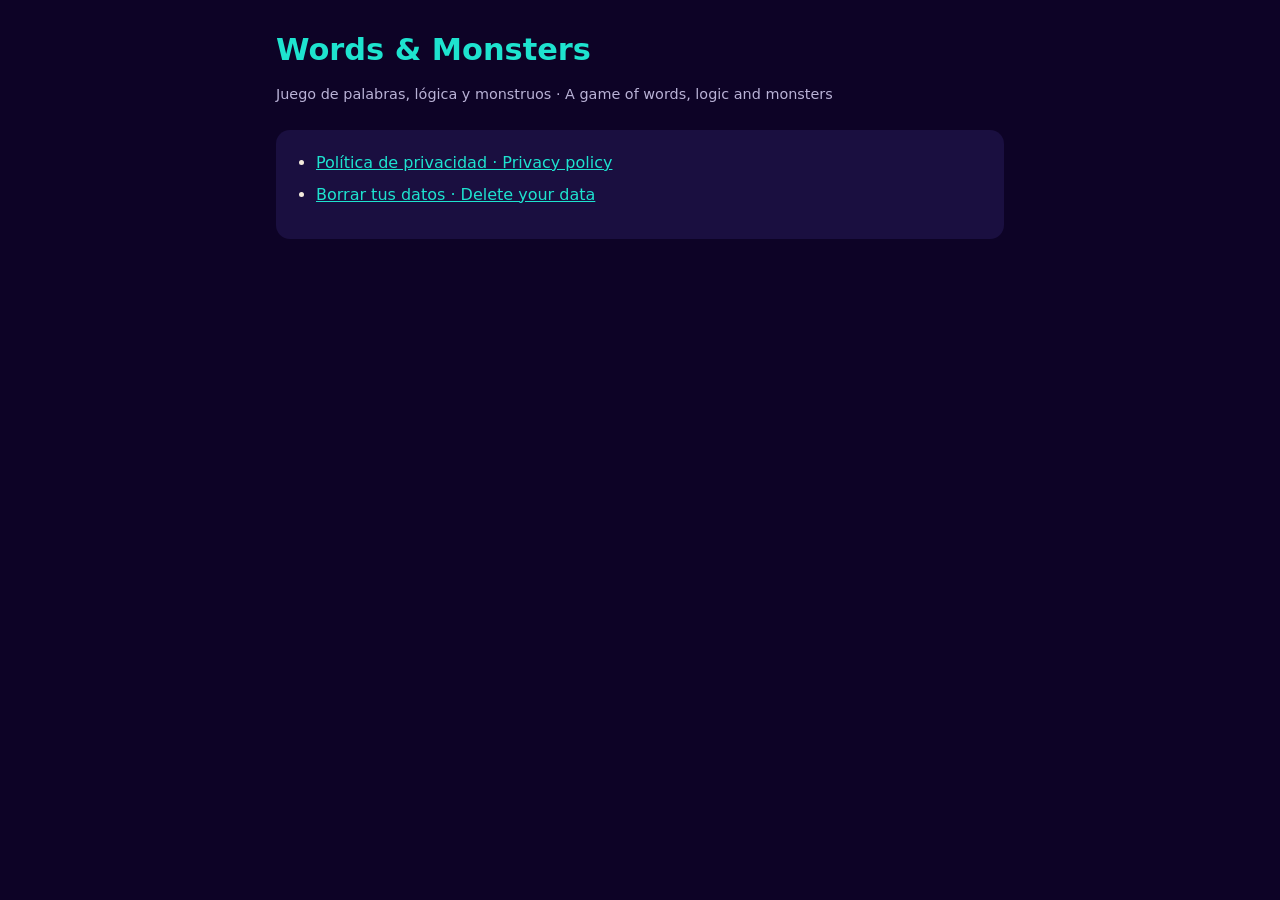
<file: docs/index.html>
<!doctype html>
<html lang="es">
<head>
<meta charset="utf-8">
<meta name="viewport" content="width=device-width, initial-scale=1">
<title>Words &amp; Monsters</title>
<link rel="stylesheet" href="estilo.css">
</head>
<body>
<main>
<h1>Words &amp; Monsters</h1>
<p class="meta">Juego de palabras, lógica y monstruos · A game of words, logic and monsters</p>
<section>
<ul>
<li><a href="privacidad.html">Política de privacidad · Privacy policy</a></li>
<li><a href="borrar-datos.html">Borrar tus datos · Delete your data</a></li>
</ul>
</section>
</main>
</body>
</html>
</file>
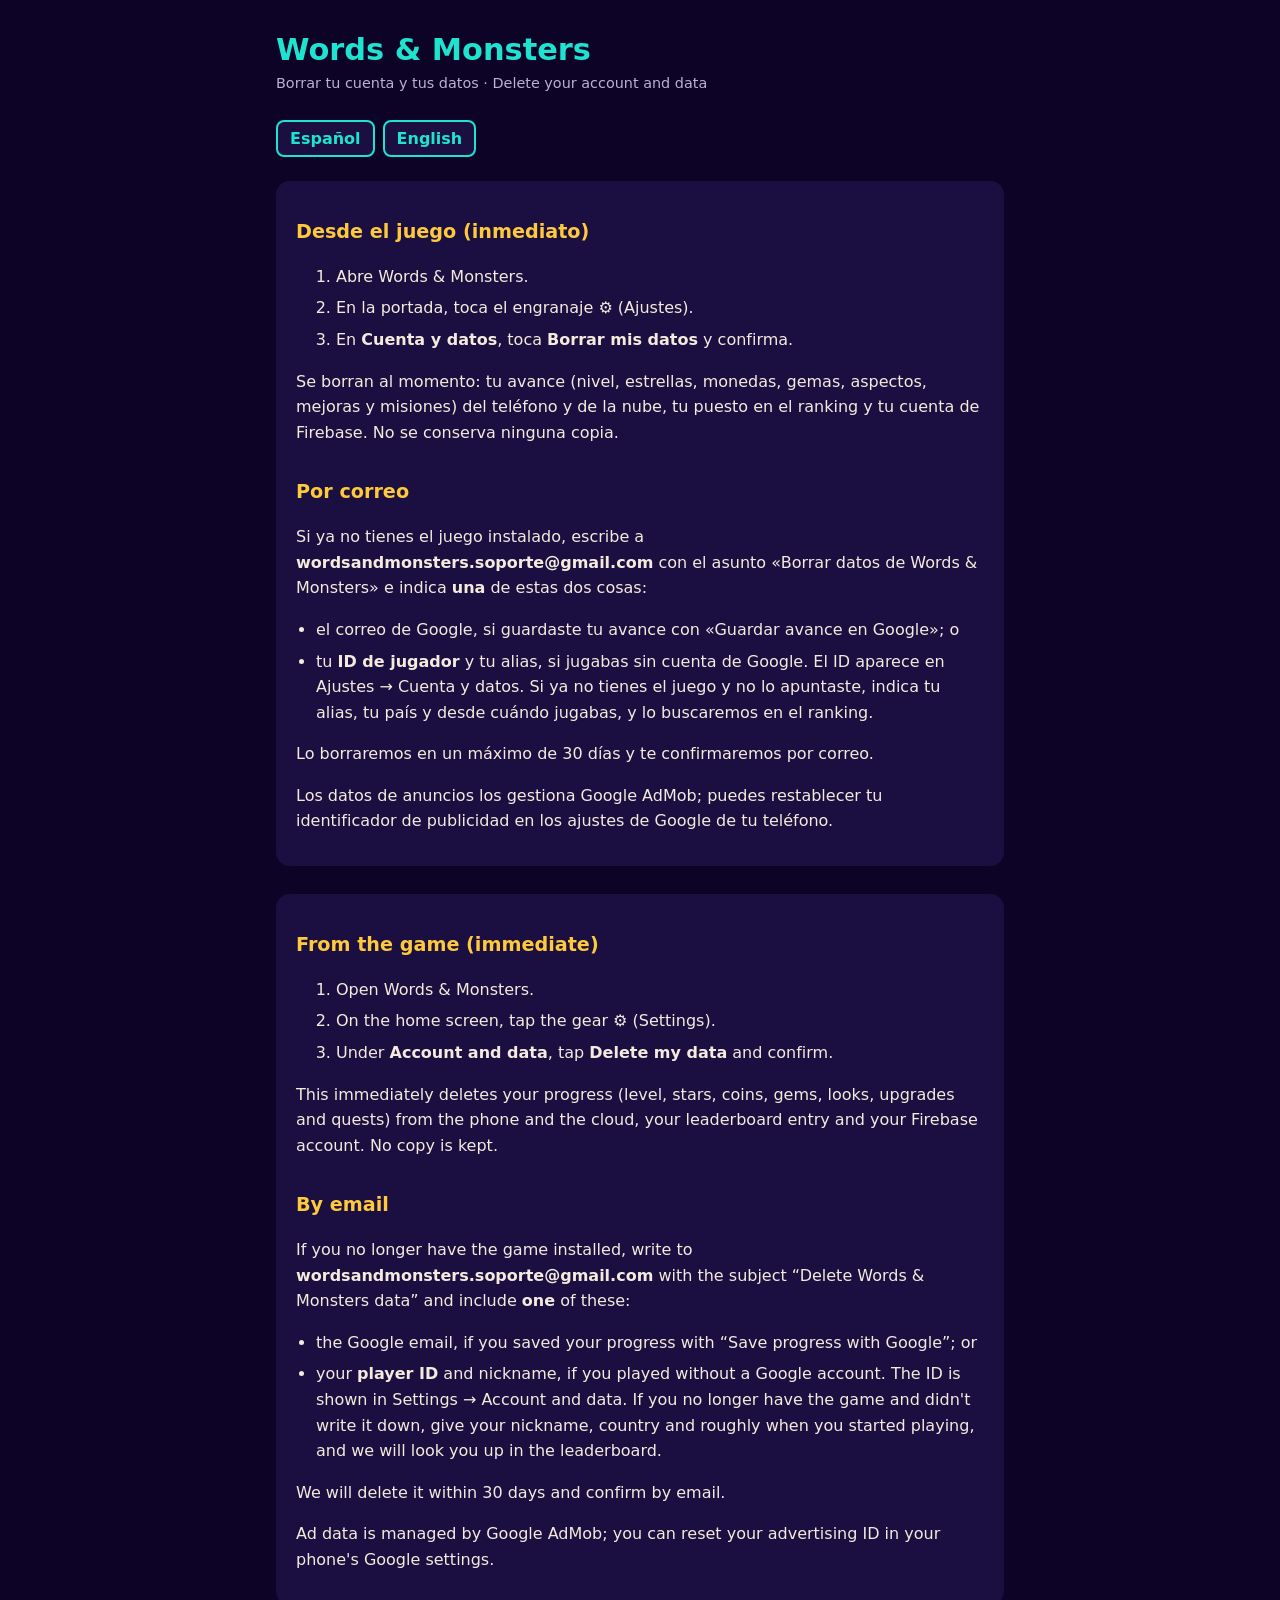
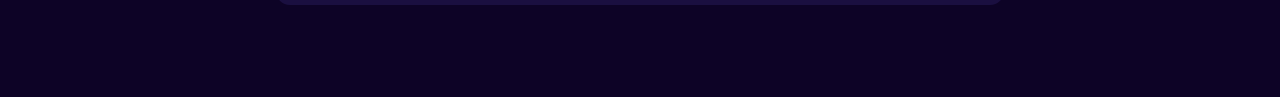
<file: docs/borrar-datos.html>
<!doctype html>
<html lang="es">
<head>
<meta charset="utf-8">
<meta name="viewport" content="width=device-width, initial-scale=1">
<title>Words &amp; Monsters · Borrar tus datos</title>
<link rel="stylesheet" href="estilo.css">
</head>
<body>
<main>
<h1>Words &amp; Monsters</h1>
<div class="meta">Borrar tu cuenta y tus datos · Delete your account and data</div>
<div class="lang"><a href="#es">Español</a><a href="#en">English</a></div>

<section id="es">
<h2>Desde el juego (inmediato)</h2>
<ol>
<li>Abre Words &amp; Monsters.</li>
<li>En la portada, toca el engranaje ⚙️ (Ajustes).</li>
<li>En <strong>Cuenta y datos</strong>, toca <strong>Borrar mis datos</strong> y confirma.</li>
</ol>
<p>Se borran al momento: tu avance (nivel, estrellas, monedas, gemas, aspectos, mejoras y misiones) del teléfono y de la nube, tu puesto en el ranking y tu cuenta de Firebase. No se conserva ninguna copia.</p>

<h2>Por correo</h2>
<p>Si ya no tienes el juego instalado, escribe a <strong>wordsandmonsters.soporte@gmail.com</strong> con el asunto «Borrar datos de Words &amp; Monsters» e indica <strong>una</strong> de estas dos cosas:</p>
<ul>
<li>el correo de Google, si guardaste tu avance con «Guardar avance en Google»; o</li>
<li>tu <strong>ID de jugador</strong> y tu alias, si jugabas sin cuenta de Google. El ID aparece en Ajustes → Cuenta y datos. Si ya no tienes el juego y no lo apuntaste, indica tu alias, tu país y desde cuándo jugabas, y lo buscaremos en el ranking.</li>
</ul>
<p>Lo borraremos en un máximo de 30 días y te confirmaremos por correo.</p>
<p>Los datos de anuncios los gestiona Google AdMob; puedes restablecer tu identificador de publicidad en los ajustes de Google de tu teléfono.</p>
</section>

<section id="en">
<h2>From the game (immediate)</h2>
<ol>
<li>Open Words &amp; Monsters.</li>
<li>On the home screen, tap the gear ⚙️ (Settings).</li>
<li>Under <strong>Account and data</strong>, tap <strong>Delete my data</strong> and confirm.</li>
</ol>
<p>This immediately deletes your progress (level, stars, coins, gems, looks, upgrades and quests) from the phone and the cloud, your leaderboard entry and your Firebase account. No copy is kept.</p>

<h2>By email</h2>
<p>If you no longer have the game installed, write to <strong>wordsandmonsters.soporte@gmail.com</strong> with the subject “Delete Words &amp; Monsters data” and include <strong>one</strong> of these:</p>
<ul>
<li>the Google email, if you saved your progress with “Save progress with Google”; or</li>
<li>your <strong>player ID</strong> and nickname, if you played without a Google account. The ID is shown in Settings → Account and data. If you no longer have the game and didn't write it down, give your nickname, country and roughly when you started playing, and we will look you up in the leaderboard.</li>
</ul>
<p>We will delete it within 30 days and confirm by email.</p>
<p>Ad data is managed by Google AdMob; you can reset your advertising ID in your phone's Google settings.</p>
</section>
</main>
</body>
</html>
</file>
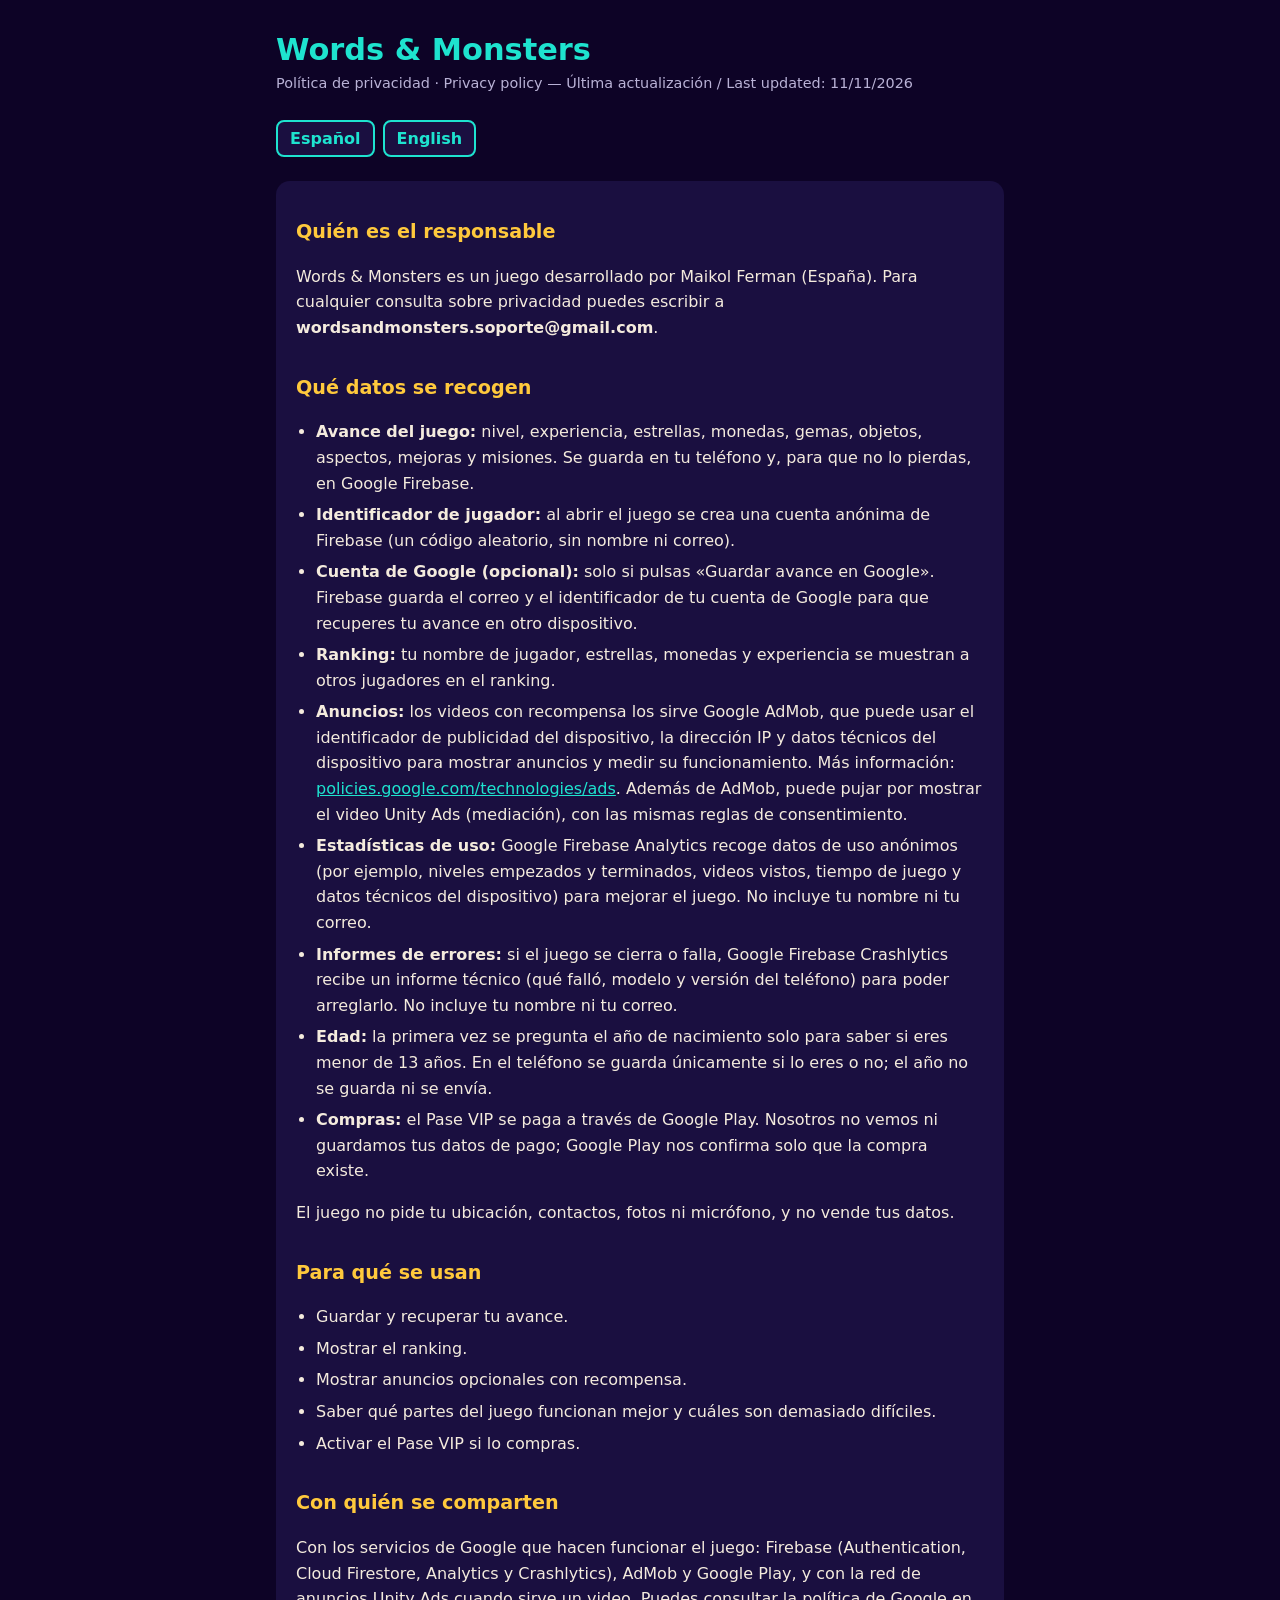
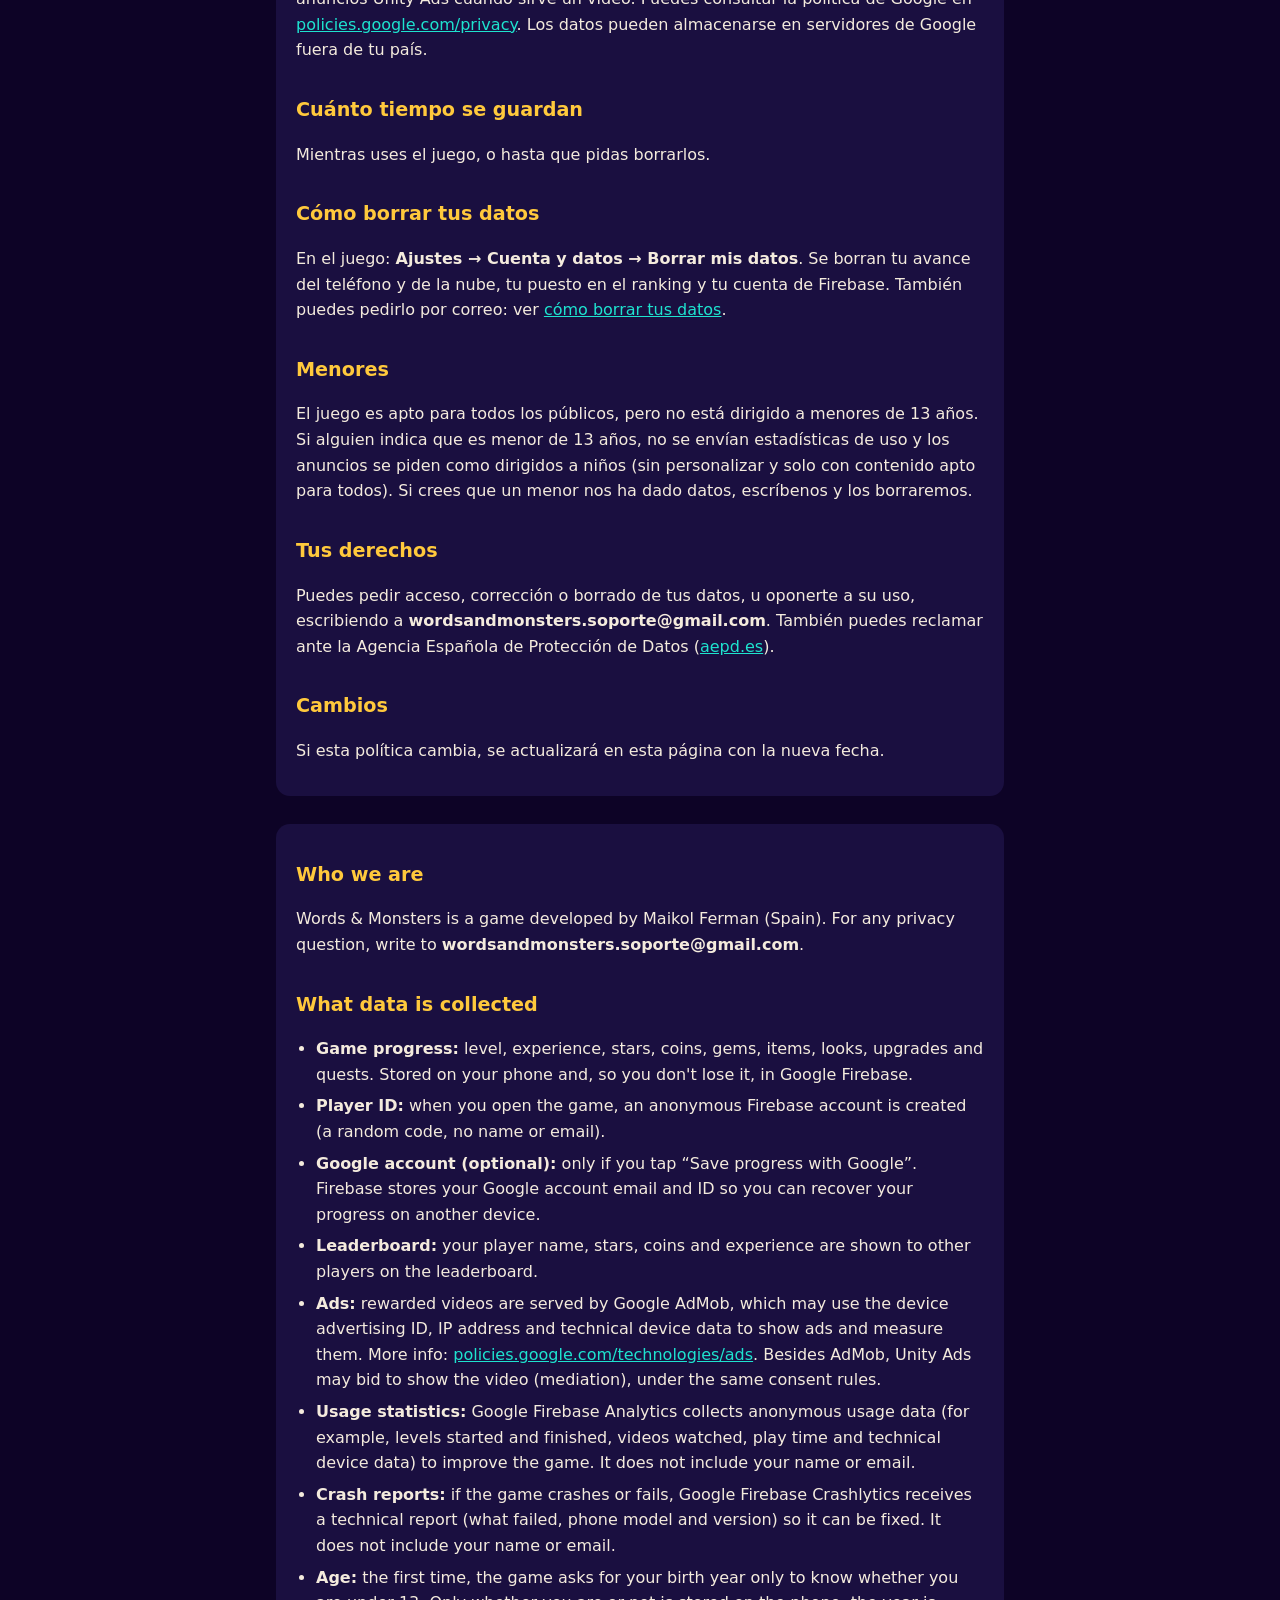
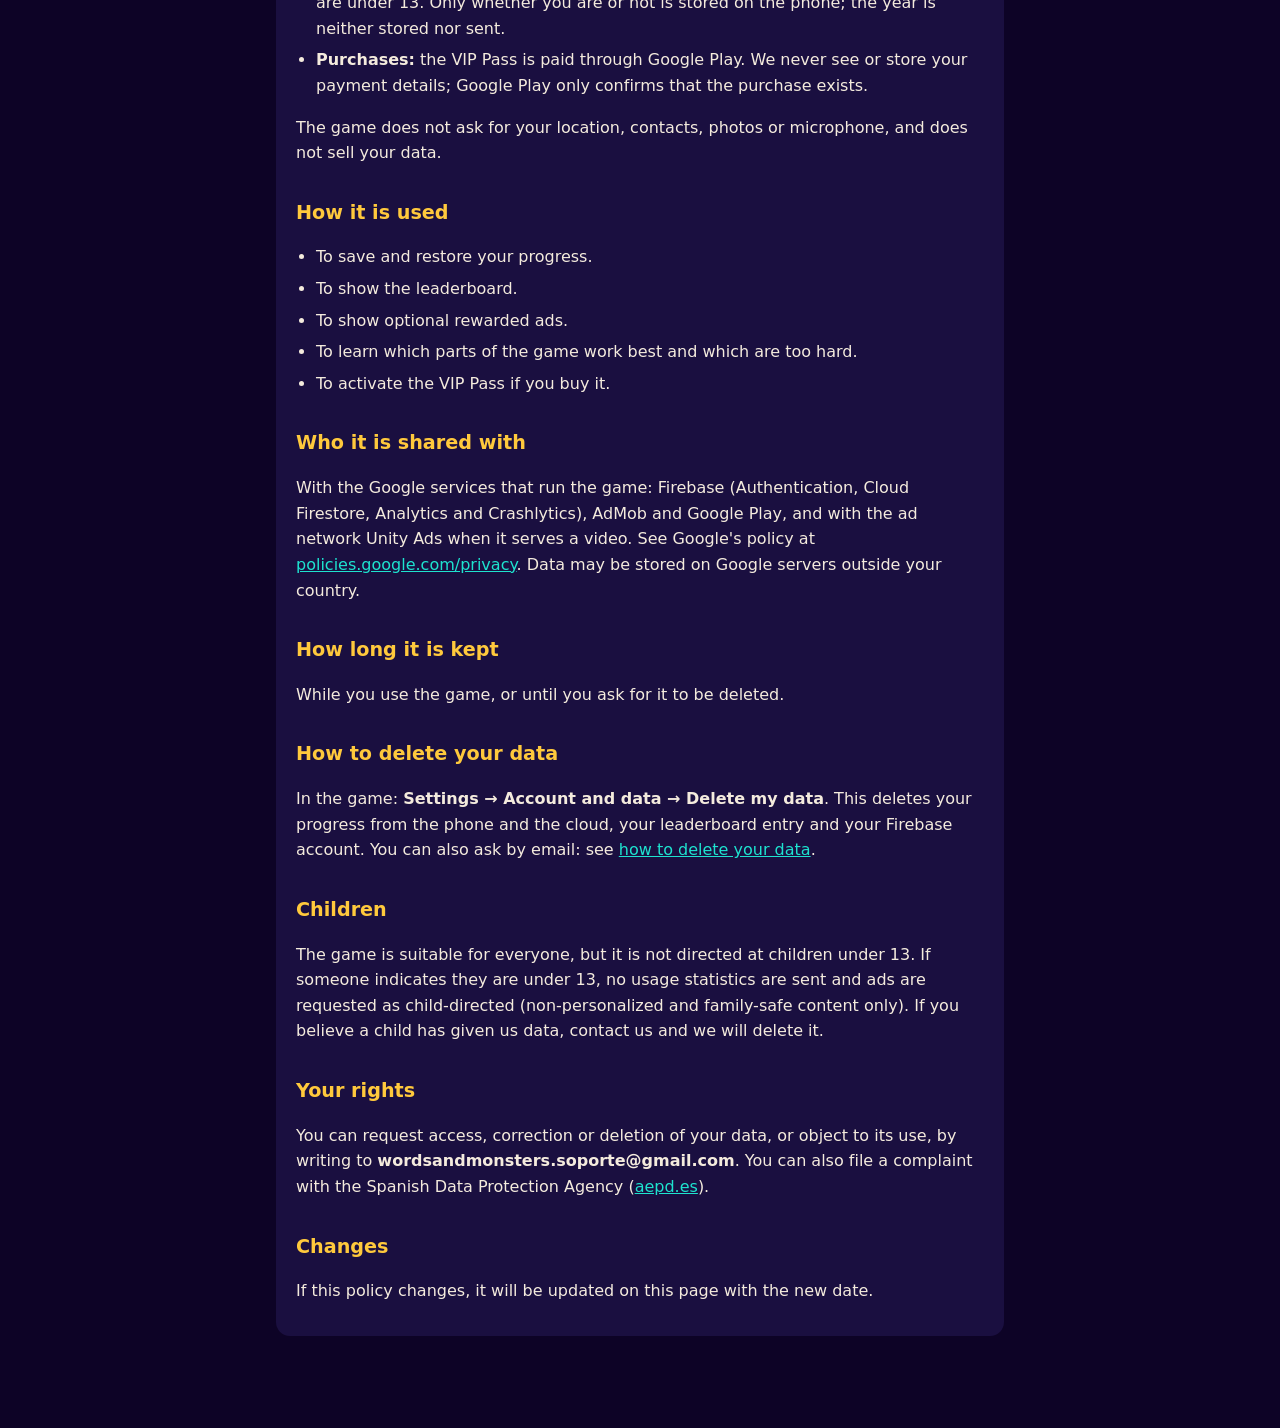
<file: docs/privacidad.html>
<!doctype html>
<html lang="es">
<head>
<meta charset="utf-8">
<meta name="viewport" content="width=device-width, initial-scale=1">
<title>Words &amp; Monsters · Política de privacidad</title>
<link rel="stylesheet" href="estilo.css">
</head>
<body>
<main>
<h1>Words &amp; Monsters</h1>
<div class="meta">Política de privacidad · Privacy policy — Última actualización / Last updated: 11/11/2026</div>
<div class="lang"><a href="#es">Español</a><a href="#en">English</a></div>

<section id="es">
<h2>Quién es el responsable</h2>
<p>Words &amp; Monsters es un juego desarrollado por Maikol Ferman (España). Para cualquier consulta sobre privacidad puedes escribir a <strong>wordsandmonsters.soporte@gmail.com</strong>.</p>

<h2>Qué datos se recogen</h2>
<ul>
<li><strong>Avance del juego:</strong> nivel, experiencia, estrellas, monedas, gemas, objetos, aspectos, mejoras y misiones. Se guarda en tu teléfono y, para que no lo pierdas, en Google Firebase.</li>
<li><strong>Identificador de jugador:</strong> al abrir el juego se crea una cuenta anónima de Firebase (un código aleatorio, sin nombre ni correo).</li>
<li><strong>Cuenta de Google (opcional):</strong> solo si pulsas «Guardar avance en Google». Firebase guarda el correo y el identificador de tu cuenta de Google para que recuperes tu avance en otro dispositivo.</li>
<li><strong>Ranking:</strong> tu nombre de jugador, estrellas, monedas y experiencia se muestran a otros jugadores en el ranking.</li>
<li><strong>Anuncios:</strong> los videos con recompensa los sirve Google AdMob, que puede usar el identificador de publicidad del dispositivo, la dirección IP y datos técnicos del dispositivo para mostrar anuncios y medir su funcionamiento. Más información: <a href="https://policies.google.com/technologies/ads">policies.google.com/technologies/ads</a>. Además de AdMob, puede pujar por mostrar el video Unity Ads (mediación), con las mismas reglas de consentimiento.</li>
<li><strong>Estadísticas de uso:</strong> Google Firebase Analytics recoge datos de uso anónimos (por ejemplo, niveles empezados y terminados, videos vistos, tiempo de juego y datos técnicos del dispositivo) para mejorar el juego. No incluye tu nombre ni tu correo.</li>
<li><strong>Informes de errores:</strong> si el juego se cierra o falla, Google Firebase Crashlytics recibe un informe técnico (qué falló, modelo y versión del teléfono) para poder arreglarlo. No incluye tu nombre ni tu correo.</li>
<li><strong>Edad:</strong> la primera vez se pregunta el año de nacimiento solo para saber si eres menor de 13 años. En el teléfono se guarda únicamente si lo eres o no; el año no se guarda ni se envía.</li>
<li><strong>Compras:</strong> el Pase VIP se paga a través de Google Play. Nosotros no vemos ni guardamos tus datos de pago; Google Play nos confirma solo que la compra existe.</li>
</ul>
<p>El juego no pide tu ubicación, contactos, fotos ni micrófono, y no vende tus datos.</p>

<h2>Para qué se usan</h2>
<ul>
<li>Guardar y recuperar tu avance.</li>
<li>Mostrar el ranking.</li>
<li>Mostrar anuncios opcionales con recompensa.</li>
<li>Saber qué partes del juego funcionan mejor y cuáles son demasiado difíciles.</li>
<li>Activar el Pase VIP si lo compras.</li>
</ul>

<h2>Con quién se comparten</h2>
<p>Con los servicios de Google que hacen funcionar el juego: Firebase (Authentication, Cloud Firestore, Analytics y Crashlytics), AdMob y Google Play, y con la red de anuncios Unity Ads cuando sirve un video. Puedes consultar la política de Google en <a href="https://policies.google.com/privacy">policies.google.com/privacy</a>. Los datos pueden almacenarse en servidores de Google fuera de tu país.</p>

<h2>Cuánto tiempo se guardan</h2>
<p>Mientras uses el juego, o hasta que pidas borrarlos.</p>

<h2>Cómo borrar tus datos</h2>
<p>En el juego: <strong>Ajustes → Cuenta y datos → Borrar mis datos</strong>. Se borran tu avance del teléfono y de la nube, tu puesto en el ranking y tu cuenta de Firebase. También puedes pedirlo por correo: ver <a href="borrar-datos.html">cómo borrar tus datos</a>.</p>

<h2>Menores</h2>
<p>El juego es apto para todos los públicos, pero no está dirigido a menores de 13 años. Si alguien indica que es menor de 13 años, no se envían estadísticas de uso y los anuncios se piden como dirigidos a niños (sin personalizar y solo con contenido apto para todos). Si crees que un menor nos ha dado datos, escríbenos y los borraremos.</p>

<h2>Tus derechos</h2>
<p>Puedes pedir acceso, corrección o borrado de tus datos, u oponerte a su uso, escribiendo a <strong>wordsandmonsters.soporte@gmail.com</strong>. También puedes reclamar ante la Agencia Española de Protección de Datos (<a href="https://www.aepd.es">aepd.es</a>).</p>

<h2>Cambios</h2>
<p>Si esta política cambia, se actualizará en esta página con la nueva fecha.</p>
</section>

<section id="en">
<h2>Who we are</h2>
<p>Words &amp; Monsters is a game developed by Maikol Ferman (Spain). For any privacy question, write to <strong>wordsandmonsters.soporte@gmail.com</strong>.</p>

<h2>What data is collected</h2>
<ul>
<li><strong>Game progress:</strong> level, experience, stars, coins, gems, items, looks, upgrades and quests. Stored on your phone and, so you don't lose it, in Google Firebase.</li>
<li><strong>Player ID:</strong> when you open the game, an anonymous Firebase account is created (a random code, no name or email).</li>
<li><strong>Google account (optional):</strong> only if you tap “Save progress with Google”. Firebase stores your Google account email and ID so you can recover your progress on another device.</li>
<li><strong>Leaderboard:</strong> your player name, stars, coins and experience are shown to other players on the leaderboard.</li>
<li><strong>Ads:</strong> rewarded videos are served by Google AdMob, which may use the device advertising ID, IP address and technical device data to show ads and measure them. More info: <a href="https://policies.google.com/technologies/ads">policies.google.com/technologies/ads</a>. Besides AdMob, Unity Ads may bid to show the video (mediation), under the same consent rules.</li>
<li><strong>Usage statistics:</strong> Google Firebase Analytics collects anonymous usage data (for example, levels started and finished, videos watched, play time and technical device data) to improve the game. It does not include your name or email.</li>
<li><strong>Crash reports:</strong> if the game crashes or fails, Google Firebase Crashlytics receives a technical report (what failed, phone model and version) so it can be fixed. It does not include your name or email.</li>
<li><strong>Age:</strong> the first time, the game asks for your birth year only to know whether you are under 13. Only whether you are or not is stored on the phone; the year is neither stored nor sent.</li>
<li><strong>Purchases:</strong> the VIP Pass is paid through Google Play. We never see or store your payment details; Google Play only confirms that the purchase exists.</li>
</ul>
<p>The game does not ask for your location, contacts, photos or microphone, and does not sell your data.</p>

<h2>How it is used</h2>
<ul>
<li>To save and restore your progress.</li>
<li>To show the leaderboard.</li>
<li>To show optional rewarded ads.</li>
<li>To learn which parts of the game work best and which are too hard.</li>
<li>To activate the VIP Pass if you buy it.</li>
</ul>

<h2>Who it is shared with</h2>
<p>With the Google services that run the game: Firebase (Authentication, Cloud Firestore, Analytics and Crashlytics), AdMob and Google Play, and with the ad network Unity Ads when it serves a video. See Google's policy at <a href="https://policies.google.com/privacy">policies.google.com/privacy</a>. Data may be stored on Google servers outside your country.</p>

<h2>How long it is kept</h2>
<p>While you use the game, or until you ask for it to be deleted.</p>

<h2>How to delete your data</h2>
<p>In the game: <strong>Settings → Account and data → Delete my data</strong>. This deletes your progress from the phone and the cloud, your leaderboard entry and your Firebase account. You can also ask by email: see <a href="borrar-datos.html#en">how to delete your data</a>.</p>

<h2>Children</h2>
<p>The game is suitable for everyone, but it is not directed at children under 13. If someone indicates they are under 13, no usage statistics are sent and ads are requested as child-directed (non-personalized and family-safe content only). If you believe a child has given us data, contact us and we will delete it.</p>

<h2>Your rights</h2>
<p>You can request access, correction or deletion of your data, or object to its use, by writing to <strong>wordsandmonsters.soporte@gmail.com</strong>. You can also file a complaint with the Spanish Data Protection Agency (<a href="https://www.aepd.es">aepd.es</a>).</p>

<h2>Changes</h2>
<p>If this policy changes, it will be updated on this page with the new date.</p>
</section>
</main>
</body>
</html>
</file>
<file: docs/estilo.css>
:root { --bg:#0D0326; --panel:#1A0F40; --cyan:#1EE3CF; --bone:#F4EBDD; --gold:#FFC93C; --muted:#B9B2D6; }
* { box-sizing: border-box; }
body { margin:0; background:var(--bg); color:var(--bone); font:16px/1.6 system-ui,-apple-system,"Segoe UI",Roboto,sans-serif; }
main { max-width:760px; margin:0 auto; padding:32px 16px 64px; }
h1 { color:var(--cyan); font-size:1.9rem; line-height:1.2; margin:0 0 4px; }
h2 { color:var(--gold); font-size:1.2rem; margin:32px 0 8px; }
a { color:var(--cyan); }
.meta { color:var(--muted); font-size:.9rem; margin-bottom:24px; }
.lang { display:flex; gap:8px; margin-bottom:24px; }
.lang a { background:var(--panel); border:2px solid var(--cyan); border-radius:8px; padding:4px 12px; text-decoration:none; font-weight:700; }
section { background:var(--panel); border-radius:14px; padding:4px 20px 16px; margin-bottom:28px; }
ul { padding-left:20px; }
li { margin-bottom:6px; }
</file>
